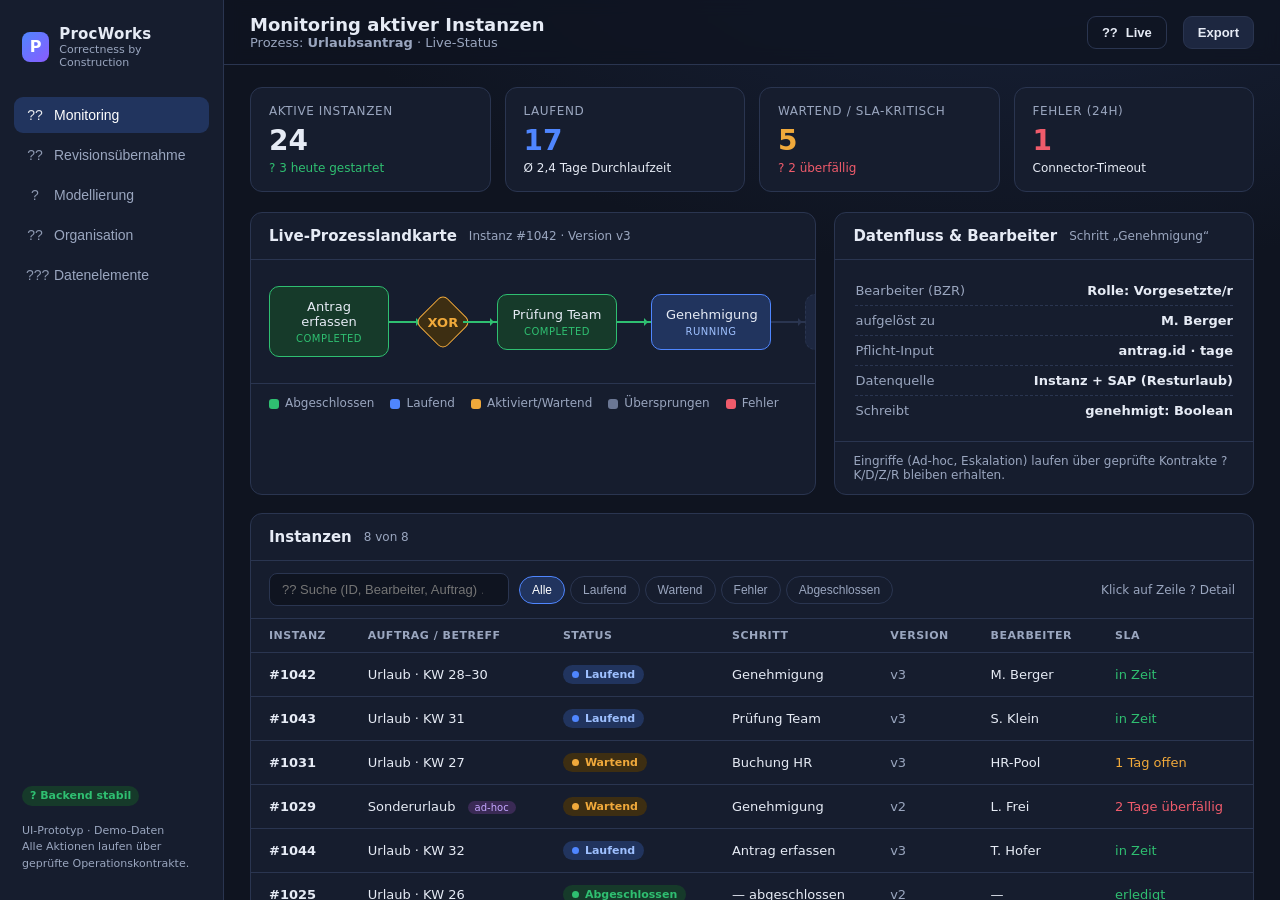
<file: prototype/index.html>
<!DOCTYPE html>
<!-- SPDX-License-Identifier: BUSL-1.1 -->
<html lang="de">
<head>
<meta charset="UTF-8" />
<meta name="viewport" content="width=device-width, initial-scale=1.0" />
<title>ProcWorks · UI-Prototyp</title>
<style>
  :root {
    --bg: #0f1420;
    --bg-elev: #161d2e;
    --bg-elev2: #1d2740;
    --line: #2a3550;
    --txt: #e6ebf5;
    --txt-dim: #9aa6bf;
    --accent: #4f86ff;
    --accent-soft: #21345e;
    --green: #2fbf71;
    --green-soft: #163a2a;
    --amber: #f0a93b;
    --amber-soft: #3d2e12;
    --red: #ef5b6b;
    --red-soft: #3a1a20;
    --gray: #6b7794;
    --gray-soft: #232c42;
    --running: #4f86ff;
    --radius: 12px;
    --shadow: 0 8px 30px rgba(0,0,0,.35);
  }
  * { box-sizing: border-box; }
  html, body { margin: 0; height: 100%; }
  body {
    font-family: "Segoe UI", system-ui, -apple-system, Roboto, Arial, sans-serif;
    background: radial-gradient(1200px 600px at 80% -10%, #18223a 0%, transparent 60%), var(--bg);
    color: var(--txt);
    -webkit-font-smoothing: antialiased;
  }
  /* ---- Layout ---- */
  .app { display: grid; grid-template-columns: 224px 1fr; height: 100vh; }
  .sidebar {
    background: var(--bg-elev);
    border-right: 1px solid var(--line);
    padding: 18px 14px;
    display: flex; flex-direction: column; gap: 6px;
  }
  .brand { display: flex; align-items: center; gap: 10px; padding: 6px 8px 18px; }
  .brand .logo {
    width: 30px; height: 30px; border-radius: 8px;
    background: linear-gradient(135deg, var(--accent), #8a5bff);
    display: grid; place-items: center; font-weight: 800; color: #fff;
  }
  .brand b { font-size: 15px; letter-spacing: .2px; }
  .brand small { display:block; color: var(--txt-dim); font-weight: 500; font-size: 11px; }
  .nav { display: flex; flex-direction: column; gap: 4px; margin-top: 4px; }
  .nav button {
    text-align: left; border: 0; background: transparent; color: var(--txt-dim);
    padding: 10px 12px; border-radius: 9px; cursor: pointer; font-size: 14px;
    display: flex; align-items: center; gap: 10px; transition: .15s;
  }
  .nav button:hover { background: var(--bg-elev2); color: var(--txt); }
  .nav button.active { background: var(--accent-soft); color: #fff; }
  .nav .ico { width: 18px; text-align: center; opacity: .9; }
  .side-foot { margin-top: auto; color: var(--txt-dim); font-size: 11px; padding: 10px 8px; line-height: 1.5; }
  .side-foot .pill { display:inline-block; background: var(--green-soft); color: var(--green); padding: 2px 8px; border-radius: 20px; font-weight:600; }

  .main { overflow: auto; }
  .topbar {
    position: sticky; top: 0; z-index: 5; backdrop-filter: blur(8px);
    background: rgba(15,20,32,.78); border-bottom: 1px solid var(--line);
    padding: 14px 26px; display: flex; align-items: center; gap: 16px;
  }
  .topbar h1 { font-size: 18px; margin: 0; font-weight: 650; }
  .topbar .sub { color: var(--txt-dim); font-size: 13px; }
  .spacer { flex: 1; }
  .btn {
    border: 1px solid var(--line); background: var(--bg-elev2); color: var(--txt);
    padding: 8px 14px; border-radius: 9px; cursor: pointer; font-size: 13px; font-weight: 600;
    display: inline-flex; align-items: center; gap: 8px; transition: .15s;
  }
  .btn:hover { border-color: var(--accent); }
  .btn.primary { background: var(--accent); border-color: var(--accent); color: #fff; }
  .btn.primary:hover { filter: brightness(1.08); }
  .btn.ghost { background: transparent; }
  .btn:disabled { opacity: .4; cursor: not-allowed; }
  .btn.green { background: var(--green); border-color: var(--green); color: #04210f; }
  .content { padding: 22px 26px 60px; }

  /* ---- Cards / KPI ---- */
  .kpis { display: grid; grid-template-columns: repeat(4, 1fr); gap: 14px; margin-bottom: 20px; }
  .kpi { background: var(--bg-elev); border: 1px solid var(--line); border-radius: var(--radius); padding: 16px 18px; }
  .kpi .label { color: var(--txt-dim); font-size: 12px; text-transform: uppercase; letter-spacing: .6px; }
  .kpi .value { font-size: 28px; font-weight: 750; margin-top: 6px; }
  .kpi .trend { font-size: 12px; margin-top: 4px; }
  .kpi .trend.up { color: var(--green); }
  .kpi .trend.down { color: var(--red); }

  .panel { background: var(--bg-elev); border: 1px solid var(--line); border-radius: var(--radius); overflow: hidden; }
  .panel-h { padding: 14px 18px; border-bottom: 1px solid var(--line); display: flex; align-items: center; gap: 12px; }
  .panel-h h2 { margin: 0; font-size: 15px; }
  .panel-h .sub { color: var(--txt-dim); font-size: 12px; }

  .grid-2 { display: grid; grid-template-columns: 1.35fr 1fr; gap: 18px; }
  @media (max-width: 1100px){ .grid-2 { grid-template-columns: 1fr; } .kpis { grid-template-columns: repeat(2,1fr);} }

  /* ---- Process map ---- */
  .flow { padding: 26px 18px; overflow-x: auto; }
  .flow-row { display: flex; align-items: center; gap: 0; min-width: 720px; }
  .node {
    position: relative; min-width: 120px; padding: 12px 14px; border-radius: 10px;
    border: 1.5px solid var(--line); background: var(--bg-elev2); text-align: center; font-size: 13px;
    transition: .2s;
  }
  .node .nstate { display:block; font-size: 10px; margin-top: 4px; color: var(--txt-dim); text-transform: uppercase; letter-spacing: .5px;}
  .node.completed { border-color: var(--green); background: var(--green-soft); }
  .node.completed .nstate { color: var(--green); }
  .node.running { border-color: var(--running); background: var(--accent-soft); box-shadow: 0 0 0 0 rgba(79,134,255,.6); animation: pulse 1.8s infinite; }
  .node.running .nstate { color: #9ec0ff; }
  .node.skipped { border-color: var(--gray); background: var(--gray-soft); opacity: .65; }
  .node.skipped .nstate { color: var(--gray); }
  .node.failed { border-color: var(--red); background: var(--red-soft); }
  .node.failed .nstate { color: var(--red); }
  .node.waiting { border-style: dashed; }
  @keyframes pulse {
    0% { box-shadow: 0 0 0 0 rgba(79,134,255,.55); }
    70% { box-shadow: 0 0 0 12px rgba(79,134,255,0); }
    100% { box-shadow: 0 0 0 0 rgba(79,134,255,0); }
  }
  .edge { width: 34px; height: 2px; background: var(--line); position: relative; flex: 0 0 auto; }
  .edge::after { content:""; position:absolute; right:-1px; top:-3px; border:4px solid transparent; border-left-color: var(--line); }
  .edge.done { background: var(--green); }
  .edge.done::after { border-left-color: var(--green); }
  .gw { width: 40px; height: 40px; transform: rotate(45deg); border:1.5px solid var(--amber); background: var(--amber-soft); display:grid; place-items:center; border-radius:7px; flex:0 0 auto; }
  .gw span { transform: rotate(-45deg); font-weight:700; color: var(--amber); font-size: 13px; }
  .legend { display:flex; gap:16px; flex-wrap:wrap; padding: 12px 18px; border-top: 1px solid var(--line); font-size: 12px; color: var(--txt-dim); }
  .legend i { display:inline-block; width:10px; height:10px; border-radius:3px; margin-right:6px; vertical-align:middle; }

  /* ---- Table ---- */
  .toolbar { display:flex; gap:10px; align-items:center; padding: 12px 18px; flex-wrap: wrap; border-bottom: 1px solid var(--line); }
  .input { background: var(--bg); border: 1px solid var(--line); color: var(--txt); padding: 8px 12px; border-radius: 8px; font-size: 13px; outline: none; }
  .input:focus { border-color: var(--accent); }
  .chip { border:1px solid var(--line); background:transparent; color: var(--txt-dim); padding:6px 12px; border-radius:20px; font-size:12px; cursor:pointer; }
  .chip.active { background: var(--accent-soft); color:#fff; border-color: var(--accent); }
  table { width: 100%; border-collapse: collapse; font-size: 13px; }
  thead th { text-align:left; color: var(--txt-dim); font-weight:600; font-size:11px; text-transform:uppercase; letter-spacing:.5px; padding: 10px 18px; border-bottom:1px solid var(--line); }
  tbody td { padding: 12px 18px; border-bottom: 1px solid var(--line); }
  tbody tr { cursor: pointer; transition: .12s; }
  tbody tr:hover { background: var(--bg-elev2); }
  tbody tr.sel { background: var(--accent-soft); }
  .badge { display:inline-flex; align-items:center; gap:6px; padding: 3px 9px; border-radius:20px; font-size:11px; font-weight:600; }
  .badge i { width:7px; height:7px; border-radius:50%; }
  .b-running { background: var(--accent-soft); color:#9ec0ff;} .b-running i{ background: var(--running);}
  .b-completed { background: var(--green-soft); color: var(--green);} .b-completed i{ background: var(--green);}
  .b-failed { background: var(--red-soft); color: var(--red);} .b-failed i{ background: var(--red);}
  .b-waiting { background: var(--amber-soft); color: var(--amber);} .b-waiting i{ background: var(--amber);}
  .ver { font-variant-numeric: tabular-nums; color: var(--txt-dim); }
  .sla.ok { color: var(--green); } .sla.warn { color: var(--amber);} .sla.over { color: var(--red);}

  /* ---- Drawer ---- */
  .drawer-wrap { position: fixed; inset:0; z-index: 30; display:none; }
  .drawer-wrap.open { display:block; }
  .drawer-bg { position:absolute; inset:0; background: rgba(0,0,0,.5); }
  .drawer {
    position:absolute; right:0; top:0; height:100%; width: 460px; max-width: 92vw;
    background: var(--bg-elev); border-left:1px solid var(--line); box-shadow: var(--shadow);
    padding: 0; overflow:auto; animation: slidein .22s ease;
  }
  @keyframes slidein { from { transform: translateX(40px); opacity:.4;} to { transform:none; opacity:1;} }
  .drawer-h { padding: 18px 20px; border-bottom:1px solid var(--line); display:flex; align-items:flex-start; gap:12px; }
  .drawer-h h3 { margin:0 0 2px; font-size:16px; }
  .drawer-sec { padding: 16px 20px; border-bottom:1px solid var(--line); }
  .drawer-sec h4 { margin:0 0 12px; font-size:12px; text-transform:uppercase; letter-spacing:.6px; color: var(--txt-dim); }
  .kv { display:flex; justify-content:space-between; padding:7px 0; font-size:13px; border-bottom:1px dashed var(--line); }
  .kv:last-child{border-bottom:0;}
  .kv span { color: var(--txt-dim); }
  .timeline { position: relative; margin-left: 8px; }
  .tl { position:relative; padding: 0 0 16px 22px; }
  .tl::before { content:""; position:absolute; left:5px; top:2px; bottom:-4px; width:2px; background: var(--line); }
  .tl:last-child::before { display:none; }
  .tl .dot { position:absolute; left:0; top:2px; width:12px; height:12px; border-radius:50%; background: var(--green); border:2px solid var(--bg-elev); }
  .tl.run .dot { background: var(--running); }
  .tl.future .dot { background: var(--gray); }
  .tl .t { font-size: 13px; font-weight:600; }
  .tl .meta { font-size: 11px; color: var(--txt-dim); margin-top:2px; }
  .adhoc-tag { display:inline-block; margin-left:8px; font-size:10px; background: #3a2a55; color:#c4a6ff; padding:1px 7px; border-radius: 10px; }

  /* ---- Migration assistant ---- */
  .mig-head { display:flex; gap:14px; align-items:center; background: var(--bg-elev); border:1px solid var(--line); border-radius: var(--radius); padding: 16px 18px; margin-bottom: 18px; }
  .mig-head .vchip { font-weight:700; padding:6px 12px; border-radius:8px; background: var(--accent-soft); color:#9ec0ff; font-variant-numeric:tabular-nums; }
  .mig-head .arrow { color: var(--txt-dim); font-size: 18px;}
  .summary { display:flex; gap: 10px; margin-bottom: 18px; flex-wrap: wrap; }
  .scard { flex:1; min-width: 150px; border:1px solid var(--line); border-radius: var(--radius); padding: 14px 16px; background: var(--bg-elev); }
  .scard .n { font-size: 26px; font-weight: 750; }
  .scard.green { border-color: #245a3e;} .scard.green .n{ color: var(--green);}
  .scard.gray .n { color: var(--gray); }
  .scard small { color: var(--txt-dim); }

  .mlist { display:flex; flex-direction:column; gap:10px; }
  .mrow { display:grid; grid-template-columns: 14px 1.4fr 1fr auto; align-items:center; gap:14px; padding: 14px 16px; border:1px solid var(--line); border-radius: var(--radius); background: var(--bg-elev); transition:.15s; }
  .mrow:hover { border-color: var(--accent); }
  .mrow .status-dot { width: 12px; height:12px; border-radius:50%; }
  .mrow.can .status-dot { background: var(--green); box-shadow:0 0 0 4px var(--green-soft); }
  .mrow.block .status-dot { background: var(--gray); box-shadow:0 0 0 4px var(--gray-soft); }
  .mrow .iid { font-weight:600; }
  .mrow .reason { font-size:12px; color: var(--txt-dim); margin-top:2px;}
  .mrow .pos { font-size:12px; }
  .tag-can { color: var(--green); font-weight:600; font-size:12px;}
  .tag-block { color: var(--gray); font-weight:600; font-size:12px; }
  .tag-later { color: var(--amber); font-weight:600; font-size:12px; }
  .mrow.done { opacity:.55; }
  .mrow.done .iid::after { content:" ? übernommen"; color: var(--green); font-size:11px; font-weight:600; }

  .diff { display:grid; grid-template-columns:1fr 1fr; gap:14px; }
  .diff .col { border:1px solid var(--line); border-radius: var(--radius); padding: 14px 16px; background: var(--bg); }
  .diff h4 { margin:0 0 10px; font-size:12px; color: var(--txt-dim); text-transform:uppercase; letter-spacing:.5px;}
  .diff ul { margin:0; padding-left: 18px; font-size:13px; line-height:1.9; }
  .add { color: var(--green); } .del { color: var(--red); } .mov { color: var(--amber); }

  .toast { position: fixed; bottom: 24px; left: 50%; transform: translateX(-50%) translateY(20px); opacity:0; pointer-events:none;
    background: var(--green); color:#04210f; padding: 12px 20px; border-radius: 10px; font-weight:600; box-shadow: var(--shadow); transition:.25s; z-index:50; }
  .toast.show { opacity:1; transform: translateX(-50%) translateY(0); }

  .hint { font-size:12px; color: var(--txt-dim); background: var(--accent-soft); border:1px solid #2c447a; padding:10px 14px; border-radius:10px; margin-bottom:16px; display:flex; gap:10px; align-items:flex-start;}
  .hint b{ color:#cfe0ff;}
  .hidden { display:none !important; }

  /* ---- Modeling view ---- */
  .model-grid { display:grid; grid-template-columns: 1fr 320px; gap:18px; align-items:start; }
  @media (max-width: 1100px){ .model-grid { grid-template-columns: 1fr; } }
  .valbar { display:flex; align-items:center; gap:10px; flex-wrap:wrap; background: var(--bg-elev); border:1px solid var(--line); border-radius: var(--radius); padding: 12px 16px; margin-bottom:16px; }
  .valbar .ok-pill { display:inline-flex; align-items:center; gap:8px; font-weight:700; color: var(--green); background: var(--green-soft); padding:7px 13px; border-radius:20px; font-size:13px; }
  .rulechip { font-size:12px; padding:5px 11px; border-radius:20px; border:1px solid var(--line); display:inline-flex; gap:6px; align-items:center; }
  .rulechip.good { color: var(--green); border-color:#245a3e; background: var(--green-soft); }
  .rulechip.warn { color: var(--amber); border-color:#5a4a20; background: var(--amber-soft); }
  .rulechip b { font-weight:700; }

  .canvas { background: var(--bg-elev); border:1px solid var(--line); border-radius: var(--radius); padding: 30px 20px; overflow-x:auto; }
  .canvas-row { display:flex; align-items:center; min-width: max-content; }
  .mnode {
    position:relative; min-width: 130px; padding: 14px 14px; border-radius:11px; text-align:center;
    border:1.5px solid var(--line); background: var(--bg-elev2); cursor:pointer; transition:.15s; font-size:13px;
  }
  .mnode:hover { border-color: var(--accent); transform: translateY(-1px); }
  .mnode.sel { border-color: var(--accent); box-shadow:0 0 0 3px var(--accent-soft); }
  .mnode .mtype { display:block; font-size:10px; text-transform:uppercase; letter-spacing:.5px; color: var(--txt-dim); margin-bottom:5px; }
  .mnode .ring { position:absolute; top:8px; right:8px; width:10px; height:10px; border-radius:50%; }
  .mnode.ready .ring { background: var(--green); box-shadow:0 0 0 3px var(--green-soft); }
  .mnode.incomplete .ring { background: var(--amber); box-shadow:0 0 0 3px var(--amber-soft); }
  .mnode.terminal { min-width: 64px; border-radius: 50%; width:64px; height:64px; display:grid; place-items:center; padding:0; }
  .mnode.terminal.start { border-color: var(--green); }
  .mnode.terminal.end { border-color: var(--red); border-width:3px; }
  .mnode.gateway { width:62px; height:62px; min-width:62px; transform: rotate(45deg); padding:0; display:grid; place-items:center; border-color: var(--amber); background: var(--amber-soft); }
  .mnode.gateway .glabel { transform: rotate(-45deg); font-weight:800; color: var(--amber); font-size:14px; }
  .mnode.gateway .mtype, .mnode.gateway .ring { display:none; }
  .gw-cap { font-size:11px; color:var(--txt-dim); text-align:center; margin-top:6px; max-width:120px; }

  .connector { display:flex; flex-direction:column; align-items:center; justify-content:center; flex:0 0 auto; }
  .connector .line { width:30px; height:2px; background: var(--line); }
  .plus {
    width:26px; height:26px; border-radius:50%; border:1.5px dashed var(--accent); color: var(--accent);
    background: var(--bg); cursor:pointer; font-size:16px; line-height:1; display:grid; place-items:center;
    transition:.15s; margin: 0; font-weight:700;
  }
  .plus:hover { background: var(--accent); color:#fff; border-style:solid; transform: scale(1.12); }

  /* popover for guided ops */
  .popover { position:absolute; z-index:40; width:300px; background: var(--bg-elev); border:1px solid var(--line); border-radius:12px; box-shadow: var(--shadow); padding:8px; }
  .popover .pop-h { font-size:11px; text-transform:uppercase; letter-spacing:.5px; color: var(--txt-dim); padding:8px 10px 6px; }
  .opt { display:flex; gap:11px; align-items:flex-start; padding:9px 10px; border-radius:9px; cursor:pointer; transition:.12s; }
  .opt:hover { background: var(--bg-elev2); }
  .opt .oi { width:26px; height:26px; border-radius:7px; display:grid; place-items:center; font-size:14px; flex:0 0 auto; background: var(--accent-soft); color:#9ec0ff; }
  .opt .ot { font-size:13px; font-weight:600; }
  .opt .od { font-size:11px; color: var(--txt-dim); margin-top:1px; }
  .pop-foot { font-size:11px; color: var(--txt-dim); padding:8px 10px; border-top:1px solid var(--line); margin-top:4px; }

  /* properties panel */
  .props { background: var(--bg-elev); border:1px solid var(--line); border-radius: var(--radius); position:sticky; top:78px; }
  .props .ph { padding:14px 16px; border-bottom:1px solid var(--line); font-weight:650; font-size:14px; }
  .props .pb { padding:14px 16px; }
  .props .empty { color: var(--txt-dim); font-size:13px; text-align:center; padding:30px 16px; }
  .bind { display:flex; align-items:center; gap:10px; padding:11px 0; border-bottom:1px dashed var(--line); }
  .bind:last-of-type { border-bottom:0; }
  .bind .bi { width:30px; height:30px; border-radius:8px; display:grid; place-items:center; font-size:14px; flex:0 0 auto; }
  .bind.on .bi { background: var(--green-soft); color: var(--green); }
  .bind.off .bi { background: var(--amber-soft); color: var(--amber); }
  .bind .bt { font-size:13px; font-weight:600; flex:1; }
  .bind .bs { font-size:11px; color: var(--txt-dim); }
  .bind .mini { border:1px solid var(--line); background: var(--bg-elev2); color: var(--txt); font-size:11px; padding:5px 10px; border-radius:7px; cursor:pointer; font-weight:600; }
  .bind .mini:hover { border-color: var(--accent); }
  .bind.on .mini { color: var(--green); border-color:#245a3e; }
  .undo-row { display:flex; gap:8px; margin-bottom:16px; }
</style>
</head>
<body>
<div class="app">
  <!-- Sidebar -->
  <aside class="sidebar">
    <div class="brand">
      <div class="logo">P</div>
      <div><b>ProcWorks</b><small>Correctness by Construction</small></div>
    </div>
    <nav class="nav" id="nav">
      <button data-view="monitor" class="active"><span class="ico">??</span> Monitoring</button>
      <button data-view="migrate"><span class="ico">??</span> Revisionsübernahme</button>
      <button data-view="model"><span class="ico">?</span> Modellierung</button>
      <button data-view="org" disabled><span class="ico">??</span> Organisation</button>
      <button data-view="data" disabled><span class="ico">???</span> Datenelemente</button>
    </nav>
    <div class="side-foot">
      <span class="pill">? Backend stabil</span><br/><br/>
      UI-Prototyp · Demo-Daten<br/>Alle Aktionen laufen über geprüfte Operationskontrakte.
    </div>
  </aside>

  <!-- Main -->
  <div class="main">
    <!-- ============ MONITOR VIEW ============ -->
    <section id="view-monitor">
      <div class="topbar">
        <div>
          <h1>Monitoring aktiver Instanzen</h1>
          <div class="sub">Prozess: <b>Urlaubsantrag</b> · Live-Status</div>
        </div>
        <div class="spacer"></div>
        <button class="btn ghost" onclick="toggleLive()"><span id="liveDot">??</span> <span id="liveTxt">Live</span></button>
        <button class="btn">Export</button>
      </div>
      <div class="content">
        <div class="kpis">
          <div class="kpi"><div class="label">Aktive Instanzen</div><div class="value" id="kpiActive">24</div><div class="trend up">? 3 heute gestartet</div></div>
          <div class="kpi"><div class="label">Laufend</div><div class="value" style="color:var(--running)">17</div><div class="trend">Ø 2,4 Tage Durchlaufzeit</div></div>
          <div class="kpi"><div class="label">Wartend / SLA-kritisch</div><div class="value" style="color:var(--amber)">5</div><div class="trend down">? 2 überfällig</div></div>
          <div class="kpi"><div class="label">Fehler (24h)</div><div class="value" style="color:var(--red)">1</div><div class="trend">Connector-Timeout</div></div>
        </div>

        <div class="grid-2">
          <div class="panel">
            <div class="panel-h"><h2>Live-Prozesslandkarte</h2><span class="sub">Instanz #1042 · Version v3</span><div class="spacer"></div></div>
            <div class="flow">
              <div class="flow-row">
                <div class="node completed">Antrag erfassen<span class="nstate">completed</span></div>
                <div class="edge done"></div>
                <div class="gw"><span>XOR</span></div>
                <div class="edge done"></div>
                <div class="node completed">Prüfung Team<span class="nstate">completed</span></div>
                <div class="edge done"></div>
                <div class="node running">Genehmigung<span class="nstate">running</span></div>
                <div class="edge"></div>
                <div class="node waiting">Buchung HR<span class="nstate">activated</span></div>
                <div class="edge"></div>
                <div class="node">Benachrichtigung<span class="nstate">not_activated</span></div>
              </div>
            </div>
            <div class="legend">
              <span><i style="background:var(--green)"></i>Abgeschlossen</span>
              <span><i style="background:var(--running)"></i>Laufend</span>
              <span><i style="background:var(--amber)"></i>Aktiviert/Wartend</span>
              <span><i style="background:var(--gray)"></i>Übersprungen</span>
              <span><i style="background:var(--red)"></i>Fehler</span>
            </div>
          </div>

          <div class="panel">
            <div class="panel-h"><h2>Datenfluss &amp; Bearbeiter</h2><span class="sub">Schritt „Genehmigung“</span></div>
            <div class="drawer-sec" style="border:0">
              <div class="kv"><span>Bearbeiter (BZR)</span><b>Rolle: Vorgesetzte/r</b></div>
              <div class="kv"><span>aufgelöst zu</span><b>M. Berger</b></div>
              <div class="kv"><span>Pflicht-Input</span><b>antrag.id · tage</b></div>
              <div class="kv"><span>Datenquelle</span><b>Instanz + SAP (Resturlaub)</b></div>
              <div class="kv"><span>Schreibt</span><b>genehmigt: Boolean</b></div>
            </div>
            <div class="legend" style="border-top:1px solid var(--line)">Eingriffe (Ad-hoc, Eskalation) laufen über geprüfte Kontrakte ? K/D/Z/R bleiben erhalten.</div>
          </div>
        </div>

        <div class="panel" style="margin-top:18px">
          <div class="panel-h"><h2>Instanzen</h2><span class="sub" id="rowCount"></span></div>
          <div class="toolbar">
            <input type="search" class="input" id="search" placeholder="?? Suche (ID, Bearbeiter, Auftrag) …" oninput="renderRows()" style="min-width:240px"/>
            <div id="filters">
              <button class="chip active" data-f="all">Alle</button>
              <button class="chip" data-f="running">Laufend</button>
              <button class="chip" data-f="waiting">Wartend</button>
              <button class="chip" data-f="failed">Fehler</button>
              <button class="chip" data-f="completed">Abgeschlossen</button>
            </div>
            <div class="spacer"></div>
            <span class="sub" style="color:var(--txt-dim);font-size:12px">Klick auf Zeile ? Detail</span>
          </div>
          <table>
            <thead><tr><th>Instanz</th><th>Auftrag / Betreff</th><th>Status</th><th>Schritt</th><th>Version</th><th>Bearbeiter</th><th>SLA</th></tr></thead>
            <tbody id="rows"></tbody>
          </table>
        </div>
      </div>
    </section>

    <!-- ============ MIGRATE VIEW ============ -->
    <section id="view-migrate" class="hidden">
      <div class="topbar">
        <div>
          <h1>Geführte Revisionsübernahme</h1>
          <div class="sub">Prozess „Urlaubsantrag" · neue Revision freigegeben</div>
        </div>
        <div class="spacer"></div>
        <button class="btn" onclick="showView('monitor')">? Zurück zum Monitoring</button>
        <button class="btn green" id="bulkBtn" onclick="bulkMigrate()">Alle migrierbaren übernehmen</button>
      </div>
      <div class="content">
        <div class="hint">? <div><b>Stabil geprüft im Hintergrund:</b> Für jede laufende Instanz wurden die Konsistenzkriterien <b>M1–M5</b> ausgewertet. Sie entscheiden nur, ob eine als <b>migrierbar</b> erkannte Instanz die neue Version übernimmt. Blockierte Instanzen laufen konsistent auf ihrer Version weiter.</div></div>

        <div class="mig-head">
          <span class="vchip">v3 (aktuell)</span>
          <span class="arrow">?</span>
          <span class="vchip" style="background:var(--green-soft);color:var(--green)">v4 (neu freigegeben)</span>
          <div class="spacer"></div>
          <button class="btn ghost" onclick="toggleDiff()">? Revisions-Diff anzeigen</button>
        </div>

        <div id="diffBox" class="panel hidden" style="margin-bottom:18px">
          <div class="panel-h"><h2>Was hat sich von v3 zu v4 geändert?</h2></div>
          <div style="padding:16px 18px" class="diff">
            <div class="col"><h4>Struktur</h4><ul>
              <li class="add">+ Neuer Schritt „Compliance-Check" (parallel zu Genehmigung)</li>
              <li class="add">+ Datenelement „risikostufe" (Integer)</li>
              <li class="mov">~ „Buchung HR" nach Compliance verschoben</li>
            </ul></div>
            <div class="col"><h4>Daten &amp; Ressourcen</h4><ul>
              <li class="add">+ Pflicht-Input „risikostufe" für „Buchung HR"</li>
              <li class="add">+ BZR „Compliance-Team" für neuen Schritt</li>
              <li class="del">? Optionaler Hinweistext entfernt</li>
            </ul></div>
          </div>
        </div>

        <div class="summary">
          <div class="scard green"><div class="n" id="cntCan">0</div><small>migrierbar (kann übernehmen)</small></div>
          <div class="scard gray"><div class="n" id="cntBlock">0</div><small>bleibt auf v3 (Konsistenz)</small></div>
          <div class="scard"><div class="n" id="cntLater" style="color:var(--amber)">0</div><small>später automatisch übernehmbar</small></div>
        </div>

        <div class="mlist" id="mlist"></div>
      </div>
    </section>

    <!-- ============ MODEL VIEW ============ -->
    <section id="view-model" class="hidden">
      <div class="topbar">
        <div>
          <h1>Modellierung · geführte Konstruktion</h1>
          <div class="sub">Prozess: <b>Urlaubsantrag</b> · Entwurf v4 (unveröffentlicht)</div>
        </div>
        <div class="spacer"></div>
        <button class="btn ghost" onclick="undoModel()" id="undoBtn" disabled>? Rückgängig</button>
        <button class="btn primary" id="publishBtn" onclick="publishModel()">Freigeben (v4)</button>
      </div>
      <div class="content">
        <div class="hint">? <div><b>Correctness by Construction:</b> Das Modell ist nach <b>jeder</b> Operation strukturell gültig (Stufe&nbsp;A). Über die <b>„+"</b>-Punkte werden ausschließlich korrektheitserhaltende Operationen angeboten – z.&nbsp;B. fügt eine Verzweigung immer einen <b>vollständigen, balancierten Block</b> (Split + Join) ein. Freigeben (Stufe&nbsp;B) ist erst möglich, wenn alle Bindungen (Dienst, Bearbeiter, Daten) vollständig sind.</div></div>

        <div class="valbar">
          <span class="ok-pill">? Modell strukturell gültig (Stufe A)</span>
          <span class="rulechip good">K · Kontrollfluss <b>?</b></span>
          <span class="rulechip good">D · Datenfluss <b>?</b></span>
          <span class="rulechip good">Z · Ressourcen <b>?</b></span>
          <span class="rulechip" id="chipB">B · Freigabefähig <b>—</b></span>
          <div class="spacer"></div>
          <span class="sub" id="bSummary" style="color:var(--txt-dim);font-size:12px"></span>
        </div>

        <div class="model-grid">
          <div class="canvas">
            <div class="canvas-row" id="canvasRow"></div>
          </div>

          <!-- Properties / binding panel -->
          <div class="props">
            <div class="ph" id="propTitle">Eigenschaften</div>
            <div class="pb" id="propBody">
              <div class="empty">Element auswählen, um Bindungen (Dienst&nbsp;· Bearbeiter&nbsp;· Daten) zu prüfen und zu vervollständigen.</div>
            </div>
          </div>
        </div>
      </div>
    </section>
  </div>
</div>

<!-- Drawer for instance detail -->
<div class="drawer-wrap" id="drawer">
  <div class="drawer-bg" onclick="closeDrawer()"></div>
  <div class="drawer">
    <div class="drawer-h">
      <div style="flex:1">
        <h3 id="dTitle">Instanz</h3>
        <div class="sub" id="dSub" style="color:var(--txt-dim);font-size:12px"></div>
      </div>
      <button class="btn ghost" onclick="closeDrawer()">?</button>
    </div>
    <div class="drawer-sec">
      <h4>Überblick</h4>
      <div class="kv"><span>Status</span><b id="dStatus"></b></div>
      <div class="kv"><span>Schema-Version</span><b id="dVer"></b></div>
      <div class="kv"><span>Aktueller Schritt</span><b id="dStep"></b></div>
      <div class="kv"><span>Bearbeiter</span><b id="dAgent"></b></div>
      <div class="kv"><span>Gestartet</span><b id="dStart"></b></div>
    </div>
    <div class="drawer-sec">
      <h4>Verlauf (Zeitreise)</h4>
      <div class="timeline" id="dTimeline"></div>
    </div>
    <div class="drawer-sec">
      <h4>Aktionen (geprüft)</h4>
      <div style="display:flex;gap:8px;flex-wrap:wrap">
        <button class="btn" onclick="toast('Ad-hoc-Editor geöffnet · Operationen R1/R2-geprüft')">Ad-hoc ändern</button>
        <button class="btn" onclick="toast('Eskalation ausgelöst · über Kontrakt verarbeitet')">Eskalieren</button>
        <button class="btn" onclick="toast('Instanz pausiert (SUSPENDED)')">Pausieren</button>
      </div>
    </div>
  </div>
</div>

<div class="toast" id="toast"></div>
<div class="popover hidden" id="popover"></div>

<script>
// ---------------- Demo data ----------------
const instances = [
  { id:"#1042", subject:"Urlaub · KW 28–30", status:"running", step:"Genehmigung", ver:"v3", agent:"M. Berger", sla:"ok", slaTxt:"in Zeit", adhoc:false },
  { id:"#1043", subject:"Urlaub · KW 31", status:"running", step:"Prüfung Team", ver:"v3", agent:"S. Klein", sla:"ok", slaTxt:"in Zeit", adhoc:false },
  { id:"#1031", subject:"Urlaub · KW 27", status:"waiting", step:"Buchung HR", ver:"v3", agent:"HR-Pool", sla:"warn", slaTxt:"1 Tag offen", adhoc:false },
  { id:"#1029", subject:"Sonderurlaub", status:"waiting", step:"Genehmigung", ver:"v2", agent:"L. Frei", sla:"over", slaTxt:"2 Tage überfällig", adhoc:true },
  { id:"#1044", subject:"Urlaub · KW 32", status:"running", step:"Antrag erfassen", ver:"v3", agent:"T. Hofer", sla:"ok", slaTxt:"in Zeit", adhoc:false },
  { id:"#1025", subject:"Urlaub · KW 26", status:"completed", step:"— abgeschlossen", ver:"v2", agent:"—", sla:"ok", slaTxt:"erledigt", adhoc:false },
  { id:"#1040", subject:"Bildungsurlaub", status:"failed", step:"Buchung HR", ver:"v3", agent:"HR-Pool", sla:"over", slaTxt:"Connector-Fehler", adhoc:false },
  { id:"#1045", subject:"Urlaub · KW 33", status:"running", step:"Genehmigung", ver:"v3", agent:"M. Berger", sla:"ok", slaTxt:"in Zeit", adhoc:false },
];
const stMap = {
  running:["b-running","Laufend"], completed:["b-completed","Abgeschlossen"],
  failed:["b-failed","Fehler"], waiting:["b-waiting","Wartend"]
};
let activeFilter = "all";

// ---------------- Navigation ----------------
function showView(v){
  const views = ["monitor","migrate","model"];
  views.forEach(name=>{
    const el = document.getElementById("view-"+name);
    if(el) el.classList.toggle("hidden", name!==v);
  });
  document.querySelectorAll("#nav button").forEach(b=>b.classList.toggle("active", b.dataset.view===v));
  closePopover();
}
document.getElementById("nav").addEventListener("click", e=>{
  const b = e.target.closest("button"); if(!b || b.disabled) return;
  showView(b.dataset.view);
});

// ---------------- Filters & table ----------------
document.getElementById("filters").addEventListener("click", e=>{
  const c = e.target.closest(".chip"); if(!c) return;
  activeFilter = c.dataset.f;
  document.querySelectorAll("#filters .chip").forEach(x=>x.classList.toggle("active", x===c));
  renderRows();
});
function renderRows(){
  const q = document.getElementById("search").value.toLowerCase();
  const tb = document.getElementById("rows"); tb.innerHTML="";
  const list = instances.filter(i=>{
    const okF = activeFilter==="all" || i.status===activeFilter;
    const okQ = !q || (i.id+i.subject+i.agent).toLowerCase().includes(q);
    return okF && okQ;
  });
  list.forEach(i=>{
    const [cls,label] = stMap[i.status];
    const tr = document.createElement("tr");
    tr.onclick = ()=>openDrawer(i);
    tr.innerHTML = `
      <td><b>${i.id}</b></td>
      <td>${i.subject} ${i.adhoc?'<span class="adhoc-tag">ad-hoc</span>':''}</td>
      <td><span class="badge ${cls}"><i></i>${label}</span></td>
      <td>${i.step}</td>
      <td class="ver">${i.ver}</td>
      <td>${i.agent}</td>
      <td class="sla ${i.sla}">${i.slaTxt}</td>`;
    tb.appendChild(tr);
  });
  document.getElementById("rowCount").textContent = `${list.length} von ${instances.length}`;
}

// ---------------- Drawer ----------------
function openDrawer(i){
  document.getElementById("dTitle").textContent = "Instanz "+i.id;
  document.getElementById("dSub").textContent = i.subject;
  const [,label] = stMap[i.status];
  document.getElementById("dStatus").textContent = label;
  document.getElementById("dVer").textContent = i.ver;
  document.getElementById("dStep").textContent = i.step;
  document.getElementById("dAgent").textContent = i.agent;
  document.getElementById("dStart").textContent = "12.06.2026, 09:14";
  const steps = [
    {t:"Antrag erfassen", m:"abgeschlossen · T. Hofer · 09:14", c:""},
    {t:"Prüfung Team", m:"abgeschlossen · S. Klein · 10:02", c:""},
    {t:i.step, m:"läuft · "+i.agent, c:"run"},
    {t:"Buchung HR", m:"ausstehend", c:"future"},
    {t:"Benachrichtigung", m:"ausstehend", c:"future"},
  ];
  document.getElementById("dTimeline").innerHTML = steps.map(s=>
    `<div class="tl ${s.c}"><div class="dot"></div><div class="t">${s.t}</div><div class="meta">${s.m}</div></div>`).join("");
  document.getElementById("drawer").classList.add("open");
}
function closeDrawer(){ document.getElementById("drawer").classList.remove("open"); }

// ---------------- Live toggle ----------------
let live=true, liveTimer=null;
function toggleLive(){
  live=!live;
  document.getElementById("liveDot").textContent = live?"??":"?";
  document.getElementById("liveTxt").textContent = live?"Live":"Pausiert";
  if(live) startLive(); else clearInterval(liveTimer);
}
function startLive(){
  clearInterval(liveTimer);
  liveTimer = setInterval(()=>{
    const el = document.getElementById("kpiActive");
    // subtle live pulse on KPI
    el.style.transition="color .3s"; el.style.color="var(--accent)";
    setTimeout(()=>el.style.color="var(--txt)",300);
  }, 3500);
}

// ---------------- Migration assistant ----------------
const migrations = [
  { id:"#1044", subject:"Urlaub · KW 32", state:"can", pos:"bei „Antrag erfassen“ (vor Änderung)", reason:"M2–M5 erfüllt · Änderung liegt in der Zukunft" },
  { id:"#1043", subject:"Urlaub · KW 31", state:"can", pos:"bei „Prüfung Team“ (vor Änderung)", reason:"M2–M5 erfüllt · neue Pflichtdaten erst später" },
  { id:"#1045", subject:"Urlaub · KW 33", state:"can", pos:"bei „Genehmigung“", reason:"M2–M5 erfüllt · Compliance parallel einfügbar" },
  { id:"#1042", subject:"Urlaub · KW 28–30", state:"later", pos:"„Genehmigung“ RUNNING", reason:"Blockiert nach M3, bis laufender Schritt endet" },
  { id:"#1031", subject:"Urlaub · KW 27", state:"block", pos:"bei „Buchung HR“ (hinter Änderung)", reason:"M2 verletzt · Schritt bereits durchlaufen, „risikostufe“ fehlt rückwirkend" },
  { id:"#1029", subject:"Sonderurlaub", state:"block", pos:"v2 · mit Ad-hoc-Delta", reason:"M5 verletzt · Ad-hoc-Änderung kollidiert mit v4" },
];
const migDone = new Set();
function renderMig(){
  const wrap = document.getElementById("mlist"); wrap.innerHTML="";
  let can=0, block=0, later=0;
  migrations.forEach(m=>{
    if(m.state==="can") can++; else if(m.state==="later") later++; else block++;
    const done = migDone.has(m.id);
    const tagCls = m.state==="can"?"tag-can":m.state==="later"?"tag-later":"tag-block";
    const tagTxt = m.state==="can"?"? kann übernehmen":m.state==="later"?"? später automatisch":"? bleibt auf v3";
    const rowCls = m.state==="can"?"can":"block";
    const btn = m.state==="can" && !done
      ? `<button class="btn green" onclick="migrateOne('${m.id}')">Übernehmen</button>`
      : (done ? `<span class="tag-can">? erledigt</span>`
        : `<button class="btn" disabled title="aus Konsistenzgründen nicht möglich">übernehmen</button>`);
    const div = document.createElement("div");
    div.className = `mrow ${rowCls} ${done?'done':''}`;
    div.innerHTML = `
      <div class="status-dot"></div>
      <div><div class="iid">${m.id} · ${m.subject}</div><div class="reason">${m.reason}</div></div>
      <div class="pos"><span class="${tagCls}">${tagTxt}</span><div class="reason">${m.pos}</div></div>
      <div>${btn}</div>`;
    wrap.appendChild(div);
  });
  document.getElementById("cntCan").textContent = can - countDoneCan();
  document.getElementById("cntBlock").textContent = block;
  document.getElementById("cntLater").textContent = later;
  const remaining = migrations.some(m=>m.state==="can" && !migDone.has(m.id));
  document.getElementById("bulkBtn").disabled = !remaining;
}
function countDoneCan(){ return [...migDone].length; }
function migrateOne(id){
  migDone.add(id);
  renderMig();
  toast(`Instanz ${id} atomar auf v4 übernommen · auditiert`);
}
function bulkMigrate(){
  let n=0;
  migrations.forEach(m=>{ if(m.state==="can" && !migDone.has(m.id)){ migDone.add(m.id); n++; }});
  renderMig();
  toast(`${n} migrierbare Instanzen übernommen · jede einzeln transaktional`);
}
function toggleDiff(){ document.getElementById("diffBox").classList.toggle("hidden"); }

// ---------------- Toast ----------------
let toastTimer=null;
function toast(msg){
  const t = document.getElementById("toast");
  t.textContent = msg; t.classList.add("show");
  clearTimeout(toastTimer);
  toastTimer = setTimeout(()=>t.classList.remove("show"), 2600);
}

// ---------------- Modeling (Correctness by Construction) ----------------
// Model = lineare Sequenz aus Knoten. Knotentypen: start, task, service, gateway(+join), end.
// Jede Operation fügt nur korrektheitserhaltende, strukturell vollständige Bausteine ein.
let model = [
  { id:"start", type:"start", name:"Start" },
  { id:"t1", type:"task", name:"Antrag erfassen", svc:true, staff:true, data:true },
  { id:"t2", type:"task", name:"Prüfung Team", svc:true, staff:true, data:true },
  { id:"t3", type:"task", name:"Genehmigung", svc:true, staff:true, data:false },
  { id:"end", type:"end", name:"Ende" },
];
let modelHistory = [];
let selectedNode = null;
let seq = 100;
const nid = () => "n"+(++seq);

// Welche Operationen sind an einer Einfügestelle gültig? (hier: an jeder Sequenzkante alle Basisbausteine)
const OPERATIONS = [
  { key:"task",    icon:"??", title:"Benutzer-Aufgabe", desc:"Manueller Schritt mit Bearbeiter (BZR).",
    build:()=>[{ id:nid(), type:"task", name:"Neue Aufgabe", svc:true, staff:false, data:false }] },
  { key:"service", icon:"??", title:"Automatischer Dienst", desc:"Service-Aufruf / Konnektor ohne Bearbeiter.",
    build:()=>[{ id:nid(), type:"service", name:"Neuer Dienst", svc:false, staff:true, data:false }] },
  { key:"xor",     icon:"?", title:"XOR-Verzweigung (Block)", desc:"Fügt Split + Join als balancierten Block ein – nie offen.",
    build:()=>{ const g=nid(); return [
      { id:g, type:"gateway", gw:"XOR", name:"Bedingung?" },
      { id:nid(), type:"task", name:"Zweig A", svc:true, staff:false, data:false },
      { id:nid(), type:"gateway", gw:"XOR", name:"Zusammenführung", join:g } ]; } },
  { key:"and",     icon:"?", title:"Parallele Verzweigung (Block)", desc:"AND-Split + AND-Join, automatisch balanciert.",
    build:()=>{ const g=nid(); return [
      { id:g, type:"gateway", gw:"AND", name:"parallel" },
      { id:nid(), type:"task", name:"Parallel-Aufgabe", svc:true, staff:false, data:false },
      { id:nid(), type:"gateway", gw:"AND", name:"Synchronisation", join:g } ]; } },
];

function snapshot(){ modelHistory.push(JSON.stringify(model)); document.getElementById("undoBtn").disabled = false; }
function undoModel(){
  if(!modelHistory.length) return;
  model = JSON.parse(modelHistory.pop());
  selectedNode = null;
  document.getElementById("undoBtn").disabled = modelHistory.length===0;
  renderModel();
  toast("Letzte Operation rückgängig gemacht · Modell bleibt gültig");
}

function nodeIsTaskLike(n){ return n.type==="task" || n.type==="service"; }
function nodeReady(n){
  if(!nodeIsTaskLike(n)) return true;
  return n.svc && n.staff && n.data;
}
function openCount(){
  return model.filter(n=>nodeIsTaskLike(n) && !nodeReady(n)).length;
}

function renderModel(){
  const row = document.getElementById("canvasRow");
  row.innerHTML = "";
  model.forEach((n, idx)=>{
    // Knoten
    row.appendChild(renderNode(n));
    // Verbinder mit "+"-Einfügepunkt (nicht hinter dem End-Knoten)
    if(idx < model.length-1){
      const conn = document.createElement("div");
      conn.className = "connector";
      conn.innerHTML = `<div class="line"></div>`;
      const plus = document.createElement("button");
      plus.className = "plus"; plus.textContent = "+";
      plus.title = "Korrektheitserhaltend einfügen";
      plus.onclick = (e)=>{ e.stopPropagation(); openPopover(plus, idx); };
      conn.appendChild(plus);
      const l2 = document.createElement("div"); l2.className="line"; conn.appendChild(l2);
      row.appendChild(conn);
    }
  });
  // Validierungsleiste / Freigabe
  const open = openCount();
  const chipB = document.getElementById("chipB");
  const pubBtn = document.getElementById("publishBtn");
  if(open===0){
    chipB.className = "rulechip good"; chipB.innerHTML = "B · Freigabefähig <b>?</b>";
    document.getElementById("bSummary").textContent = "Alle Bindungen vollständig – Stufe B erfüllt.";
    pubBtn.disabled = false;
  } else {
    chipB.className = "rulechip warn"; chipB.innerHTML = `B · Freigabefähig <b>${open} offen</b>`;
    document.getElementById("bSummary").textContent = `${open} Aufgabe(n) mit offener Bindung – Struktur gültig, Freigabe noch gesperrt.`;
    pubBtn.disabled = true;
  }
}

function renderNode(n){
  if(n.type==="start" || n.type==="end"){
    const d = document.createElement("div");
    d.className = `mnode terminal ${n.type}`;
    d.innerHTML = n.type==="start" ? "?" : "?";
    return d;
  }
  if(n.type==="gateway"){
    const wrap = document.createElement("div");
    wrap.style.display="flex"; wrap.style.flexDirection="column"; wrap.style.alignItems="center";
    const d = document.createElement("div");
    d.className = "mnode gateway";
    d.innerHTML = `<span class="glabel">${n.gw==="AND" ? "?" : "×"}</span>`;
    d.onclick = ()=>selectNode(n);
    wrap.appendChild(d);
    const cap = document.createElement("div"); cap.className="gw-cap"; cap.textContent = n.name;
    wrap.appendChild(cap);
    return wrap;
  }
  // task / service
  const ready = nodeReady(n);
  const d = document.createElement("div");
  d.className = `mnode ${ready?"ready":"incomplete"} ${selectedNode && selectedNode.id===n.id ? "sel":""}`;
  d.innerHTML = `<span class="ring"></span><span class="mtype">${n.type==="service"?"Dienst":"Aufgabe"}</span>${n.name}`;
  d.onclick = ()=>selectNode(n);
  return d;
}

// ---- guided operation popover ----
let popInsertAfter = null;
function openPopover(anchor, afterIdx){
  popInsertAfter = afterIdx;
  const pop = document.getElementById("popover");
  pop.innerHTML = `<div class="pop-h">Korrektheitserhaltend einfügen</div>` +
    OPERATIONS.map((op,i)=>`
      <div class="opt" onclick="applyOperation(${i})">
        <div class="oi">${op.icon}</div>
        <div><div class="ot">${op.title}</div><div class="od">${op.desc}</div></div>
      </div>`).join("") +
    `<div class="pop-foot">Nur Operationen, die Stufe A (Struktur) garantiert erhalten, werden angeboten.</div>`;
  pop.classList.remove("hidden");
  const r = anchor.getBoundingClientRect();
  let left = r.left + window.scrollX - 137;
  left = Math.max(12, Math.min(left, window.innerWidth - 312));
  pop.style.left = left + "px";
  pop.style.top = (r.bottom + window.scrollY + 8) + "px";
}
function closePopover(){ const p=document.getElementById("popover"); if(p) p.classList.add("hidden"); }
document.addEventListener("click", (e)=>{
  const pop = document.getElementById("popover");
  if(pop && !pop.classList.contains("hidden") && !pop.contains(e.target) && !e.target.classList.contains("plus")){
    closePopover();
  }
});

function applyOperation(opIdx){
  snapshot();
  const op = OPERATIONS[opIdx];
  const block = op.build();
  model.splice(popInsertAfter+1, 0, ...block);
  closePopover();
  // neu eingefügte Aufgabe direkt selektieren (zum Vervollständigen der Bindungen)
  const firstTask = block.find(nodeIsTaskLike);
  selectedNode = firstTask || null;
  renderModel();
  if(firstTask) selectNode(firstTask);
  toast(`„${op.title}" eingefügt · Struktur bleibt gültig (Stufe A)`);
}

// ---- properties / binding panel ----
function selectNode(n){
  selectedNode = n;
  renderModel();
  const body = document.getElementById("propBody");
  document.getElementById("propTitle").textContent = "Eigenschaften · " + (n.name||"Gateway");
  if(n.type==="gateway"){
    body.innerHTML = `<div class="bind on"><div class="bi">?</div><div><div class="bt">${n.gw}-Gateway</div><div class="bs">Teil eines balancierten Blocks – kann nicht offen werden.</div></div></div>
      <div class="bind on"><div class="bi">?</div><div class="bt">Kontrollfluss (K)</div><div class="bs">strukturell garantiert</div></div>`;
    return;
  }
  if(!nodeIsTaskLike(n)){
    body.innerHTML = `<div class="empty">Terminal-Knoten – keine Bindungen erforderlich.</div>`;
    return;
  }
  const rowFor = (key, on, icon, label, sub) => `
    <div class="bind ${on?'on':'off'}">
      <div class="bi">${on?'?':icon}</div>
      <div class="bt">${label}<div class="bs">${on?'gebunden':sub}</div></div>
      <button class="mini" onclick="toggleBind('${n.id}','${key}')">${on?'gebunden':'binden'}</button>
    </div>`;
  body.innerHTML =
    rowFor("svc", n.svc, "??", "Dienst / Implementierung (B1)", "Aufruf/Konnektor wählen") +
    rowFor("staff", n.staff, "??", "Bearbeiterzuordnung BZR (B2)", "Rolle/Regel zuweisen") +
    rowFor("data", n.data, "???", "Datenbindung (B3)", "Pflicht-Inputs verbinden") +
    `<div style="margin-top:12px;font-size:12px;color:var(--txt-dim)">${nodeReady(n)
      ? '? Aufgabe vollständig – trägt zur Freigabefähigkeit (Stufe B) bei.'
      : 'Offene Bindung: Struktur bleibt gültig, Freigabe ist gesperrt bis vollständig.'}</div>`;
}
function toggleBind(id, key){
  const n = model.find(x=>x.id===id); if(!n) return;
  snapshot();
  n[key] = !n[key];
  renderModel();
  selectNode(n);
}

function publishModel(){
  if(openCount()>0){ toast("Freigabe gesperrt – offene Bindungen vorhanden"); return; }
  toast("Entwurf als v4 freigegeben · Stufe A + B erfüllt · sofort instanziierbar");
}

// ---------------- Toast ----------------
renderRows();
renderMig();
renderModel();
startLive();
</script>
</body>
</html>
</file>
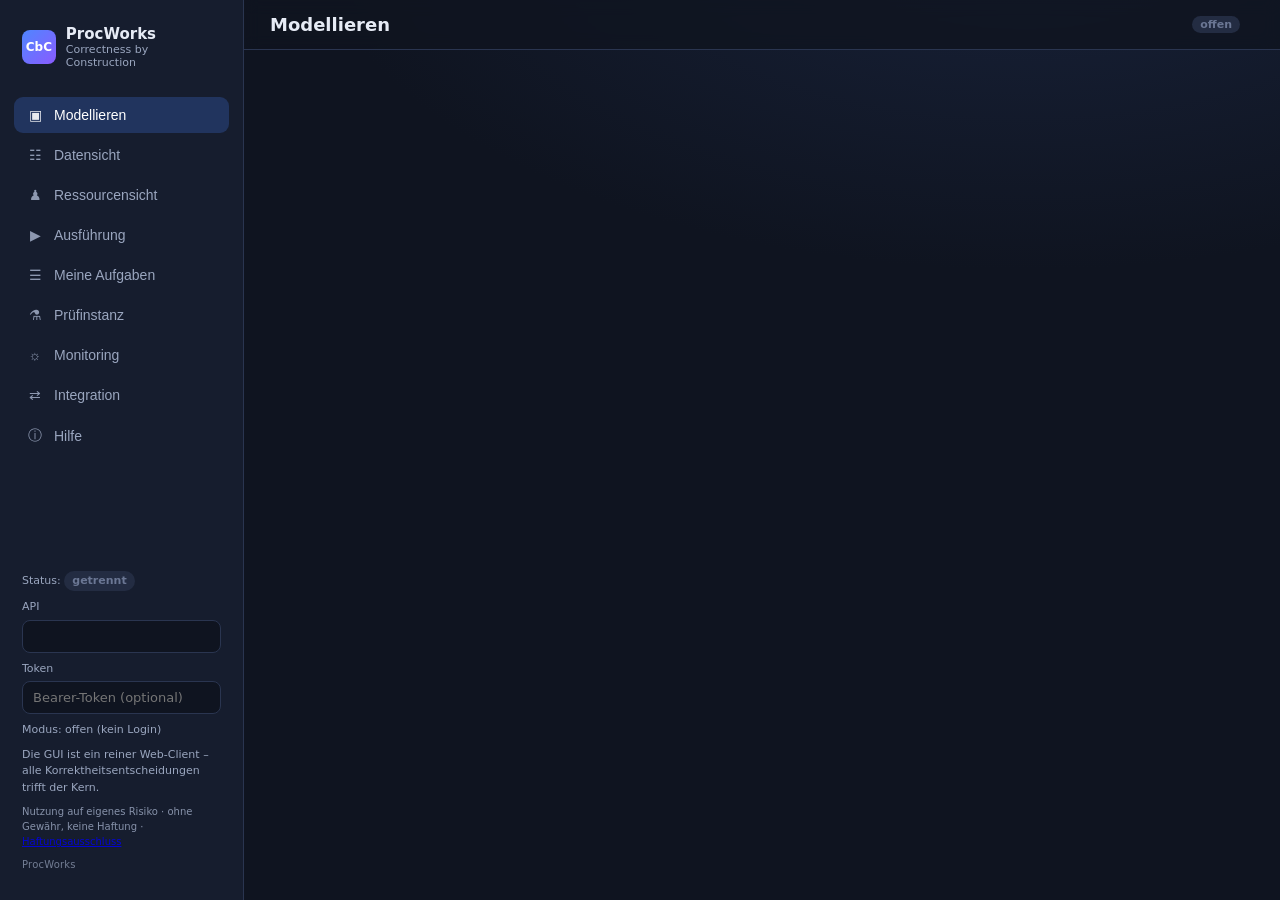
<file: web/index.html>
<!DOCTYPE html>
<!-- SPDX-License-Identifier: BUSL-1.1 -->
<html lang="de">
<head>
<meta charset="UTF-8" />
<meta name="viewport" content="width=device-width, initial-scale=1.0" />
<title>ProcWorks &middot; Client</title>
<link rel="stylesheet" href="styles.css" />
</head>
<body>
<div class="app">
  <aside class="sidebar">
    <div class="brand">
      <div class="logo">CbC</div>
      <div>
        <b>ProcWorks</b>
        <small>Correctness by Construction</small>
      </div>
    </div>
    <nav class="nav" id="nav">
      <button data-view="model" class="active"><span class="ico">&#9635;</span> Modellieren</button>
      <button data-view="data"><span class="ico">&#9783;</span> Datensicht</button>
      <button data-view="org"><span class="ico">&#9823;</span> Ressourcensicht</button>
      <button data-view="run"><span class="ico">&#9654;</span> Ausf&uuml;hrung</button>
      <button data-view="tasks"><span class="ico">&#9776;</span> Meine Aufgaben</button>
      <button data-view="testrun"><span class="ico">&#9879;</span> Pr&uuml;finstanz</button>
      <button data-view="monitor"><span class="ico">&#9788;</span> Monitoring</button>
      <button data-view="integration"><span class="ico">&#8644;</span> Integration</button>
      <button data-view="help"><span class="ico">&#9432;</span> Hilfe</button>
    </nav>
    <div class="side-foot">
      <div>Status: <span id="conn-pill" class="pill pill-gray">getrennt</span></div>
      <label class="api-field">API
        <input id="api-base" type="text" spellcheck="false" />
      </label>
      <label class="api-field" id="token-field">Token
        <input id="auth-token" type="password" spellcheck="false" autocomplete="off"
               placeholder="Bearer-Token (optional)" />
      </label>
      <div id="auth-user" class="muted">Modus: offen (kein Login)</div>
      <button id="logout-btn" class="btn ghost small" style="display:none">Abmelden</button>
      <div class="muted">Die GUI ist ein reiner Web-Client &ndash; alle Korrektheits&shy;entscheidungen trifft der Kern.</div>
      <div class="muted disclaimer-foot">Nutzung auf eigenes Risiko &middot; ohne Gew&auml;hr, keine Haftung &middot;
        <a href="https://github.com/tobiasHaecker/procworks/blob/main/DISCLAIMER.md" target="_blank" rel="noopener">Haftungsausschluss</a></div>
      <div id="app-version" class="muted app-version">ProcWorks</div>
    </div>
  </aside>

  <main class="main">
    <header class="topbar">
      <h1 id="view-title">Modellieren</h1>
      <span class="sub" id="view-sub"></span>
      <span class="spacer"></span>
      <span id="user-pill" class="pill pill-gray">offen</span>
      <div id="schema-picker" class="picker"></div>
    </header>
    <section class="content" id="content"></section>
  </main>
</div>

<div id="modal-root"></div>
<div id="toast-root" class="toast-root"></div>
<div id="auth-overlay" class="auth-overlay" style="display:none"></div>

<script src="app.js"></script>
</body>
</html>
</file>
<file: web/styles.css>
/* SPDX-License-Identifier: BUSL-1.1 */
:root {
  --bg: #0f1420;
  --bg-elev: #161d2e;
  --bg-elev2: #1d2740;
  --line: #2a3550;
  --txt: #e6ebf5;
  --txt-dim: #9aa6bf;
  --accent: #4f86ff;
  --accent-soft: #21345e;
  --green: #2fbf71;
  --green-soft: #163a2a;
  --amber: #f0a93b;
  --amber-soft: #3d2e12;
  --red: #ef5b6b;
  --red-soft: #3a1a20;
  --gray: #6b7794;
  --gray-soft: #232c42;
  --radius: 12px;
  --shadow: 0 8px 30px rgba(0, 0, 0, .35);
}
* { box-sizing: border-box; }
html, body { margin: 0; height: 100%; }
body {
  font-family: "Segoe UI", system-ui, -apple-system, Roboto, Arial, sans-serif;
  background: radial-gradient(1200px 600px at 80% -10%, #18223a 0%, transparent 60%), var(--bg);
  color: var(--txt);
  -webkit-font-smoothing: antialiased;
}

/* ---- Layout ---- */
.app { display: grid; grid-template-columns: 244px 1fr; height: 100vh; }
.sidebar {
  background: var(--bg-elev); border-right: 1px solid var(--line);
  padding: 18px 14px; display: flex; flex-direction: column; gap: 6px;
}
.brand { display: flex; align-items: center; gap: 10px; padding: 6px 8px 18px; }
.brand .logo {
  width: 34px; height: 34px; border-radius: 8px;
  background: linear-gradient(135deg, var(--accent), #8a5bff);
  display: grid; place-items: center; font-weight: 800; color: #fff; font-size: 12px;
}
.brand b { font-size: 15px; }
.brand small { display: block; color: var(--txt-dim); font-weight: 500; font-size: 11px; }
.nav { display: flex; flex-direction: column; gap: 4px; margin-top: 4px; }
.nav button {
  text-align: left; border: 0; background: transparent; color: var(--txt-dim);
  padding: 10px 12px; border-radius: 9px; cursor: pointer; font-size: 14px;
  display: flex; align-items: center; gap: 10px; transition: .15s;
}
.nav button:hover { background: var(--bg-elev2); color: var(--txt); }
.nav button.active { background: var(--accent-soft); color: #fff; }
.nav .ico { width: 18px; text-align: center; opacity: .9; }
.side-foot { margin-top: auto; color: var(--txt-dim); font-size: 11px; padding: 10px 8px; line-height: 1.5; display: flex; flex-direction: column; gap: 8px; }
.api-field { display: flex; flex-direction: column; gap: 4px; font-size: 11px; color: var(--txt-dim); }
.api-field input {
  background: var(--bg); border: 1px solid var(--line); color: var(--txt);
  border-radius: 7px; padding: 6px 8px; font-size: 12px;
}
.muted { color: var(--txt-dim); }

.pill { display: inline-block; padding: 2px 8px; border-radius: 20px; font-weight: 600; font-size: 11px; }
.pill-green { background: var(--green-soft); color: var(--green); }
.pill-amber { background: var(--amber-soft); color: var(--amber); }
.pill-red { background: var(--red-soft); color: var(--red); }
.pill-gray { background: var(--gray-soft); color: var(--gray); }
.pill-blue { background: var(--accent-soft); color: #9ec0ff; }

.main { overflow: auto; display: flex; flex-direction: column; }
.topbar {
  position: sticky; top: 0; z-index: 5; backdrop-filter: blur(8px);
  background: rgba(15, 20, 32, .8); border-bottom: 1px solid var(--line);
  padding: 14px 26px; display: flex; align-items: center; gap: 14px;
}
.topbar h1 { font-size: 18px; margin: 0; font-weight: 650; }
.topbar .sub { color: var(--txt-dim); font-size: 13px; }
.spacer { flex: 1; }
.content { padding: 22px 26px 60px; flex: 1; }

.picker { display: flex; align-items: center; gap: 8px; }
.picker select {
  background: var(--bg-elev2); border: 1px solid var(--line); color: var(--txt);
  border-radius: 8px; padding: 7px 10px; font-size: 13px; min-width: 180px;
}

/* ---- Buttons ---- */
.btn {
  border: 1px solid var(--line); background: var(--bg-elev2); color: var(--txt);
  padding: 8px 14px; border-radius: 9px; cursor: pointer; font-size: 13px; font-weight: 600;
  display: inline-flex; align-items: center; gap: 8px; transition: .15s;
}
.btn:hover { border-color: var(--accent); }
.btn.primary { background: var(--accent); border-color: var(--accent); color: #fff; }
.btn.primary:hover { filter: brightness(1.08); }
.btn.green { background: var(--green); border-color: var(--green); color: #04210f; }
.btn.danger { background: var(--red-soft); border-color: var(--red); color: var(--red); }
.btn.danger:hover { background: var(--red); color: #fff; border-color: var(--red); }
.btn.ghost { background: transparent; }
.btn.small { padding: 5px 10px; font-size: 12px; }
.btn:disabled { opacity: .4; cursor: not-allowed; }

/* ---- Panels / cards ---- */
.panel { background: var(--bg-elev); border: 1px solid var(--line); border-radius: var(--radius); overflow: hidden; margin-bottom: 18px; }
.panel-h { padding: 13px 18px; border-bottom: 1px solid var(--line); display: flex; align-items: center; gap: 12px; }
.panel-h h2 { margin: 0; font-size: 15px; }
.panel-h .sub { color: var(--txt-dim); font-size: 12px; }
.panel-b { padding: 16px 18px; }
.row { display: flex; align-items: center; gap: 10px; flex-wrap: wrap; }
.row.end { justify-content: flex-end; }
.grid-2 { display: grid; grid-template-columns: 1.4fr 1fr; gap: 18px; }
@media (max-width: 1100px) { .grid-2 { grid-template-columns: 1fr; } }

.kpis { display: grid; grid-template-columns: repeat(4, 1fr); gap: 14px; margin-bottom: 18px; }
@media (max-width: 1100px) { .kpis { grid-template-columns: repeat(2, 1fr); } }
.kpi { background: var(--bg-elev); border: 1px solid var(--line); border-radius: var(--radius); padding: 16px 18px; }
.kpi .label { color: var(--txt-dim); font-size: 12px; text-transform: uppercase; letter-spacing: .6px; }
.kpi .value { font-size: 28px; font-weight: 750; margin-top: 6px; }

/* ---- Forms ---- */
label.field { display: flex; flex-direction: column; gap: 5px; font-size: 12px; color: var(--txt-dim); }
input[type=text], input[type=number], input[type=password], select, textarea {
  background: var(--bg); border: 1px solid var(--line); color: var(--txt);
  border-radius: 8px; padding: 8px 10px; font-size: 13px; font-family: inherit;
}
textarea { resize: vertical; min-height: 90px; }
input:focus, select:focus, textarea:focus { outline: none; border-color: var(--accent); }
.form-grid { display: grid; grid-template-columns: repeat(auto-fit, minmax(150px, 1fr)); gap: 12px; align-items: end; }
.field-help { font-size: 11px; color: var(--txt-dim); opacity: .8; }
.hr { height: 1px; background: var(--line); margin: 12px 0; }
.mask-title { font-size: 14px; font-weight: 600; color: var(--txt); grid-column: 1 / -1; }

/* ---- Ad-hoc-Instanzanpassung ---- */
.btn-row { display: flex; flex-wrap: wrap; gap: 8px; margin-top: 6px; }
.adhoc-log { margin-top: 12px; border-top: 1px solid var(--line); padding-top: 8px; }
.adhoc-deltas { margin: 0; padding-left: 18px; font-size: 13px; color: var(--txt-dim); }
.adhoc-deltas li { margin: 2px 0; }

/* ---- Eingabemasken-Designer ---- */
.modal:has(.form-designer) { width: min(880px, 94vw); }
.form-designer { display: flex; flex-direction: column; gap: 14px; }
.fd-list { display: flex; flex-direction: column; gap: 10px; }
.fd-field {
  display: grid; grid-template-columns: repeat(auto-fit, minmax(140px, 1fr)); gap: 10px;
  align-items: end; padding: 12px; border: 1px solid var(--line); border-radius: 10px; background: var(--bg);
}
.fd-cell { display: flex; flex-direction: column; gap: 4px; }
.fd-cell.fd-wide { grid-column: 1 / -1; }
.fd-cap { font-size: 11px; color: var(--txt-dim); text-transform: uppercase; letter-spacing: .04em; }
.fd-req { justify-content: center; }
.fd-del { align-self: end; }
.fd-preview {
  border: 1px dashed var(--line); border-radius: 10px; padding: 14px; background: var(--bg);
}
.fd-preview-h { font-size: 11px; color: var(--txt-dim); text-transform: uppercase; letter-spacing: .04em; margin-bottom: 10px; }

/* ---- Tables ---- */
table { width: 100%; border-collapse: collapse; font-size: 13px; }
th, td { text-align: left; padding: 9px 12px; border-bottom: 1px solid var(--line); }
th { color: var(--txt-dim); font-weight: 600; font-size: 12px; text-transform: uppercase; letter-spacing: .4px; }
tr:last-child td { border-bottom: 0; }
tr.clickable { cursor: pointer; }
tr.clickable:hover td { background: var(--bg-elev2); }
tr.clickable.selected td { background: var(--accent-soft); color: #fff; }
tr.clickable.selected:hover td { background: var(--accent-soft); }

/* ---- Zeilen-Hervorhebung (Sprung aus dem Kontrollfluss) ---- */
tr.hl-row td { background: var(--accent-soft); }
tr.hl-row td:first-child { box-shadow: inset 3px 0 0 var(--accent); }
.focus-banner {
  display: flex; align-items: center; gap: 10px; justify-content: space-between;
  margin-bottom: 12px; padding: 8px 12px; border: 1px solid var(--accent);
  border-radius: 10px; background: var(--accent-soft); font-size: 13px;
}
.empty { color: var(--txt-dim); padding: 24px; text-align: center; font-size: 13px; }

/* ---- Graph ---- */
.canvas-wrap {
  position: relative;
  overflow: hidden;
  height: clamp(320px, 55vh, 640px);
  background: var(--bg); border-radius: var(--radius); border: 1px solid var(--line);
  cursor: grab; touch-action: none;
}
.canvas-wrap.grabbing { cursor: grabbing; }
.canvas-hint {
  position: absolute; right: 10px; bottom: 8px; z-index: 2;
  font-size: 11px; color: var(--txt-dim);
  background: var(--bg-elev2); border: 1px solid var(--line);
  border-radius: 6px; padding: 3px 8px; opacity: .85;
  pointer-events: none; user-select: none;
}
svg.graph { display: block; min-width: 100%; user-select: none; transform-origin: 0 0; }
.gnode rect { stroke-width: 1.5px; }
.gnode text { font-size: 12px; fill: var(--txt); }
.gnode .glabel { font-weight: 600; }
.gnode .gstate { font-size: 9px; fill: var(--txt-dim); text-transform: uppercase; letter-spacing: .5px; }
.gedge { stroke: var(--gray); stroke-width: 1.6px; fill: none; }
.gedge-true { stroke: var(--green); }
.gedge-false { stroke: var(--gray); opacity: .5; }
.gcond { font-size: 10px; fill: var(--amber); }
.gplus {
  fill: var(--accent); cursor: pointer; opacity: .85;
}
.gplus:hover { opacity: 1; }
.gplus-txt { fill: #fff; font-size: 14px; font-weight: 700; pointer-events: none; }
.ndefault rect { fill: var(--bg-elev2); stroke: var(--line); }
.nstart rect, .nend rect { fill: var(--accent-soft); stroke: var(--accent); }
.ngateway rect { fill: var(--amber-soft); stroke: var(--amber); }
.nsub rect { fill: #2a2350; stroke: #8a5bff; }
.s-COMPLETED rect { fill: var(--green-soft); stroke: var(--green); }
.s-RUNNING rect { fill: var(--accent-soft); stroke: var(--accent); }
.s-ACTIVATED rect { fill: var(--accent-soft); stroke: var(--accent); }
.s-SKIPPED rect { fill: var(--gray-soft); stroke: var(--gray); opacity: .6; }
.gnode.selected rect { stroke: #fff; stroke-width: 2.5px; }

/* ---- Kontrollfluss-Chips: Daten-/Bearbeiter-Bindung am Knoten ---- */
.gchip-bg { stroke-width: 1px; }
.gchip-txt { font-size: 9px; font-weight: 600; pointer-events: none; }
.gchip-link { cursor: pointer; }
.gchip-data .gchip-bg { fill: var(--accent-soft); stroke: var(--accent); }
.gchip-data .gchip-txt { fill: #cfe0ff; }
.gchip-staff .gchip-bg { fill: #2a2350; stroke: #8a5bff; }
.gchip-staff .gchip-txt { fill: #d8c9ff; }
.gchip-link:hover .gchip-bg { filter: brightness(1.4); }

/* ---- Findings ---- */
.finding { display: flex; gap: 10px; align-items: flex-start; padding: 9px 0; border-bottom: 1px solid var(--line); font-size: 13px; }
.finding:last-child { border-bottom: 0; }
.finding .rule { font-weight: 700; color: var(--red); min-width: 34px; }
.ok-banner { color: var(--green); font-size: 13px; display: flex; align-items: center; gap: 8px; }

.tag { font-size: 11px; padding: 2px 7px; border-radius: 6px; background: var(--gray-soft); color: var(--txt-dim); }
.worklist-item { display: flex; align-items: center; gap: 10px; padding: 10px 0; border-bottom: 1px solid var(--line); }
.worklist-item:last-child { border-bottom: 0; }
.worklist-item .name { flex: 1; font-size: 13px; font-weight: 600; }

/* ---- Org-Baum (Abteilungen) ---- */
.tree { display: flex; flex-direction: column; gap: 4px; }
.tree-children { margin-left: 18px; padding-left: 12px; border-left: 1px solid var(--line); display: flex; flex-direction: column; gap: 4px; margin-top: 4px; }
.tree-row { display: flex; align-items: center; gap: 8px; padding: 6px 8px; border: 1px solid var(--line); border-radius: 8px; background: rgba(255, 255, 255, .02); }
.tree-name { font-size: 13px; font-weight: 600; }
.tree-badge { font-size: 11px; padding: 2px 8px; border-radius: 999px; background: rgba(86, 156, 255, .15); color: #9cc4ff; white-space: nowrap; }
.tree-badge.muted-badge { background: rgba(255, 255, 255, .05); color: var(--muted); }
.tree-row-hl { background: var(--accent-soft); border-color: var(--accent); }
.tree-badge-link { cursor: pointer; }
.tree-badge-link:hover { filter: brightness(1.3); }

/* ---- Organigramm (Abteilungs-Hierarchie als Org-Chart) ---- */
.orgchart { overflow-x: auto; padding: 6px 2px 2px; }
.orgchart ul { display: flex; justify-content: center; gap: 0; padding: 18px 0 0; margin: 0; position: relative; list-style: none; }
.orgchart > ul { padding-top: 2px; }
.orgchart li { list-style: none; position: relative; padding: 18px 8px 0; text-align: center; }
/* Verbindungslinien zwischen Eltern und Kindern */
.orgchart li::before, .orgchart li::after {
  content: ""; position: absolute; top: 0; right: 50%;
  width: 50%; height: 18px; border-top: 1px solid var(--line);
}
.orgchart li::after { right: auto; left: 50%; border-left: 1px solid var(--line); }
.orgchart li:only-child::before, .orgchart li:only-child::after { display: none; }
.orgchart li:only-child { padding-top: 18px; }
.orgchart li:first-child::before, .orgchart li:last-child::after { border: 0 none; }
.orgchart li:last-child::before { border-right: 1px solid var(--line); }
.orgchart ul ul::before {
  content: ""; position: absolute; top: 0; left: 50%;
  width: 0; height: 18px; border-left: 1px solid var(--line);
}
.orgchart > ul > li:only-child::before { display: none; }
.oc-node {
  display: inline-flex; flex-direction: column; gap: 2px; min-width: 120px;
  padding: 8px 12px; border: 1px solid var(--line); border-radius: 10px;
  background: var(--bg-elev2); cursor: pointer; transition: filter .12s, border-color .12s;
}
.oc-node:hover { filter: brightness(1.18); border-color: var(--accent); }
.oc-node.selected { background: var(--accent-soft); border-color: var(--accent); box-shadow: 0 0 0 1px var(--accent); }
.oc-name { font-size: 13px; font-weight: 600; color: var(--txt); }
.oc-mgr { font-size: 11px; color: #9cc4ff; }
.oc-mgr.oc-muted { color: var(--txt-dim); }
.oc-count { font-size: 11px; color: var(--txt-dim); }

/* ---- Audit-Timeline (Schritt 15) ---- */
.timeline { display: flex; flex-direction: column; }
.tl-item {
  display: grid; grid-template-columns: 150px 150px 140px 1fr; gap: 10px;
  padding: 8px 0; border-bottom: 1px solid var(--line); font-size: 12px;
}
.tl-item:last-child { border-bottom: 0; }
.tl-head { font-weight: 600; color: var(--txt); }
.tl-time { color: var(--muted); white-space: nowrap; }
.tl-type { font-weight: 600; }
.tl-actor { color: var(--txt-dim); }
.tl-meta { color: var(--muted); }
@media (max-width: 700px) { .tl-item { grid-template-columns: 1fr; gap: 2px; } }

/* ---- Modal ---- */
.modal-backdrop {
  position: fixed; inset: 0; background: rgba(6, 10, 18, .6); backdrop-filter: blur(3px);
  display: grid; place-items: center; z-index: 50;
}
.modal {
  background: var(--bg-elev); border: 1px solid var(--line); border-radius: 14px;
  width: min(560px, 92vw); box-shadow: var(--shadow); overflow: hidden;
}
.modal-h { padding: 16px 20px; border-bottom: 1px solid var(--line); display: flex; align-items: center; }
.modal-h h3 { margin: 0; font-size: 16px; }
.modal-b { padding: 18px 20px; display: flex; flex-direction: column; gap: 14px; max-height: 70vh; overflow: auto; }
.modal-f { padding: 14px 20px; border-top: 1px solid var(--line); display: flex; justify-content: flex-end; gap: 10px; }
.tabs { display: flex; gap: 6px; border-bottom: 1px solid var(--line); margin-bottom: 4px; }
.tabs button { background: transparent; border: 0; color: var(--txt-dim); padding: 8px 12px; cursor: pointer; font-size: 13px; font-weight: 600; border-bottom: 2px solid transparent; }
.tabs button.active { color: #fff; border-bottom-color: var(--accent); }
.branch-row { display: grid; grid-template-columns: 1fr 1fr auto; gap: 8px; align-items: end; }

/* ---- Toast ---- */
.toast-root { position: fixed; right: 18px; bottom: 18px; display: flex; flex-direction: column; gap: 10px; z-index: 60; }
.toast {
  background: var(--bg-elev2); border: 1px solid var(--line); border-left-width: 4px;
  border-radius: 10px; padding: 12px 16px; font-size: 13px; box-shadow: var(--shadow);
  max-width: 380px; animation: slidein .2s ease;
}
.toast.ok { border-left-color: var(--green); }
.toast.err { border-left-color: var(--red); }
.toast.info { border-left-color: var(--accent); }
.toast .t-title { font-weight: 700; margin-bottom: 3px; }
.toast .t-list { margin: 4px 0 0; padding-left: 16px; color: var(--txt-dim); }
@keyframes slidein { from { transform: translateY(8px); opacity: 0; } to { transform: none; opacity: 1; } }

/* ---- Login overlay ---- */
.auth-overlay {
  position: fixed; inset: 0; background: var(--bg); z-index: 100;
  display: grid; place-items: center; padding: 24px;
}
.auth-card {
  background: var(--bg-elev); border: 1px solid var(--line); border-radius: 16px;
  width: min(380px, 94vw); box-shadow: var(--shadow); padding: 28px 26px;
  display: flex; flex-direction: column; gap: 16px;
}
.auth-card .auth-brand { display: flex; align-items: center; gap: 12px; }
.auth-card .auth-brand .logo {
  width: 40px; height: 40px; border-radius: 10px; background: var(--accent);
  color: #fff; display: grid; place-items: center; font-weight: 800; font-size: 15px;
}
.auth-card h2 { margin: 0; font-size: 18px; }
.auth-card form { display: flex; flex-direction: column; gap: 12px; }
.auth-card .auth-hint { font-size: 12px; color: var(--txt-dim); line-height: 1.5; }
.auth-card .auth-err { font-size: 13px; color: var(--red); min-height: 1em; }
.auth-card .auth-disclaimer { font-size: 11px; color: var(--txt-dim); line-height: 1.5; margin: 4px 0 0; }
.side-foot .disclaimer-foot { font-size: 10px; opacity: .85; }
.side-foot .app-version { font-size: 10px; opacity: .7; letter-spacing: .02em; }

/* ---- Integration view ---- */
.sub-h { display: flex; align-items: center; gap: 8px; margin: 4px 0 8px; }
.sub-h h3 { margin: 0; font-size: 13px; font-weight: 700; color: var(--txt-dim); text-transform: uppercase; letter-spacing: .04em; }
.row-actions { display: flex; gap: 6px; flex-wrap: wrap; }
.check-list { display: flex; flex-direction: column; gap: 6px; margin-top: 6px; }
.check-row { display: flex; align-items: center; gap: 8px; font-size: 13px; cursor: pointer; }
.check-row input { width: auto; }
.adv-block { margin-top: 4px; }
.adv-block summary { cursor: pointer; font-size: 12px; color: var(--txt-dim); font-weight: 600; }
.code-block {
  background: var(--bg-elev2); border: 1px solid var(--line); border-radius: 8px;
  padding: 12px; font-size: 12px; line-height: 1.5; max-height: 50vh; overflow: auto;
  white-space: pre; margin: 0;
}
.ok-hint { color: #6ee7a8; }
.bad-hint { color: #ff9c9c; }
.check-inline { display: inline-flex; align-items: center; gap: 4px; font-size: 12px; color: var(--txt-dim); white-space: nowrap; }
.check-row input[type="text"], .check-row select { flex: 1; min-width: 0; }

/* ---- Prüfinstanz view (4-Quadranten-Cockpit) ---- */
.quad-grid { display: grid; grid-template-columns: 1fr 1fr; gap: 16px; }
.quad-cell { min-width: 0; max-height: 48vh; overflow: auto; }
.quad-cell > .panel { margin: 0; }
@media (max-width: 1100px) {
  .quad-grid { grid-template-columns: 1fr; }
  .quad-cell { max-height: none; }
}
.kpis.kpis-compact { grid-template-columns: repeat(4, 1fr); gap: 8px; margin-bottom: 12px; }
.kpis.kpis-compact .kpi { padding: 8px 10px; }
.kpis.kpis-compact .kpi .value { font-size: 20px; }
.id-card { display: flex; flex-direction: column; gap: 6px; margin-top: 10px; }
.id-row { display: grid; grid-template-columns: 100px 1fr; gap: 8px; font-size: 13px; }
.id-row .id-label { color: var(--txt-dim); }
.id-row .id-value { font-weight: 600; }
.pill.pill-amber { background: rgba(217, 119, 6, .16); color: #b45309; }
</file>
